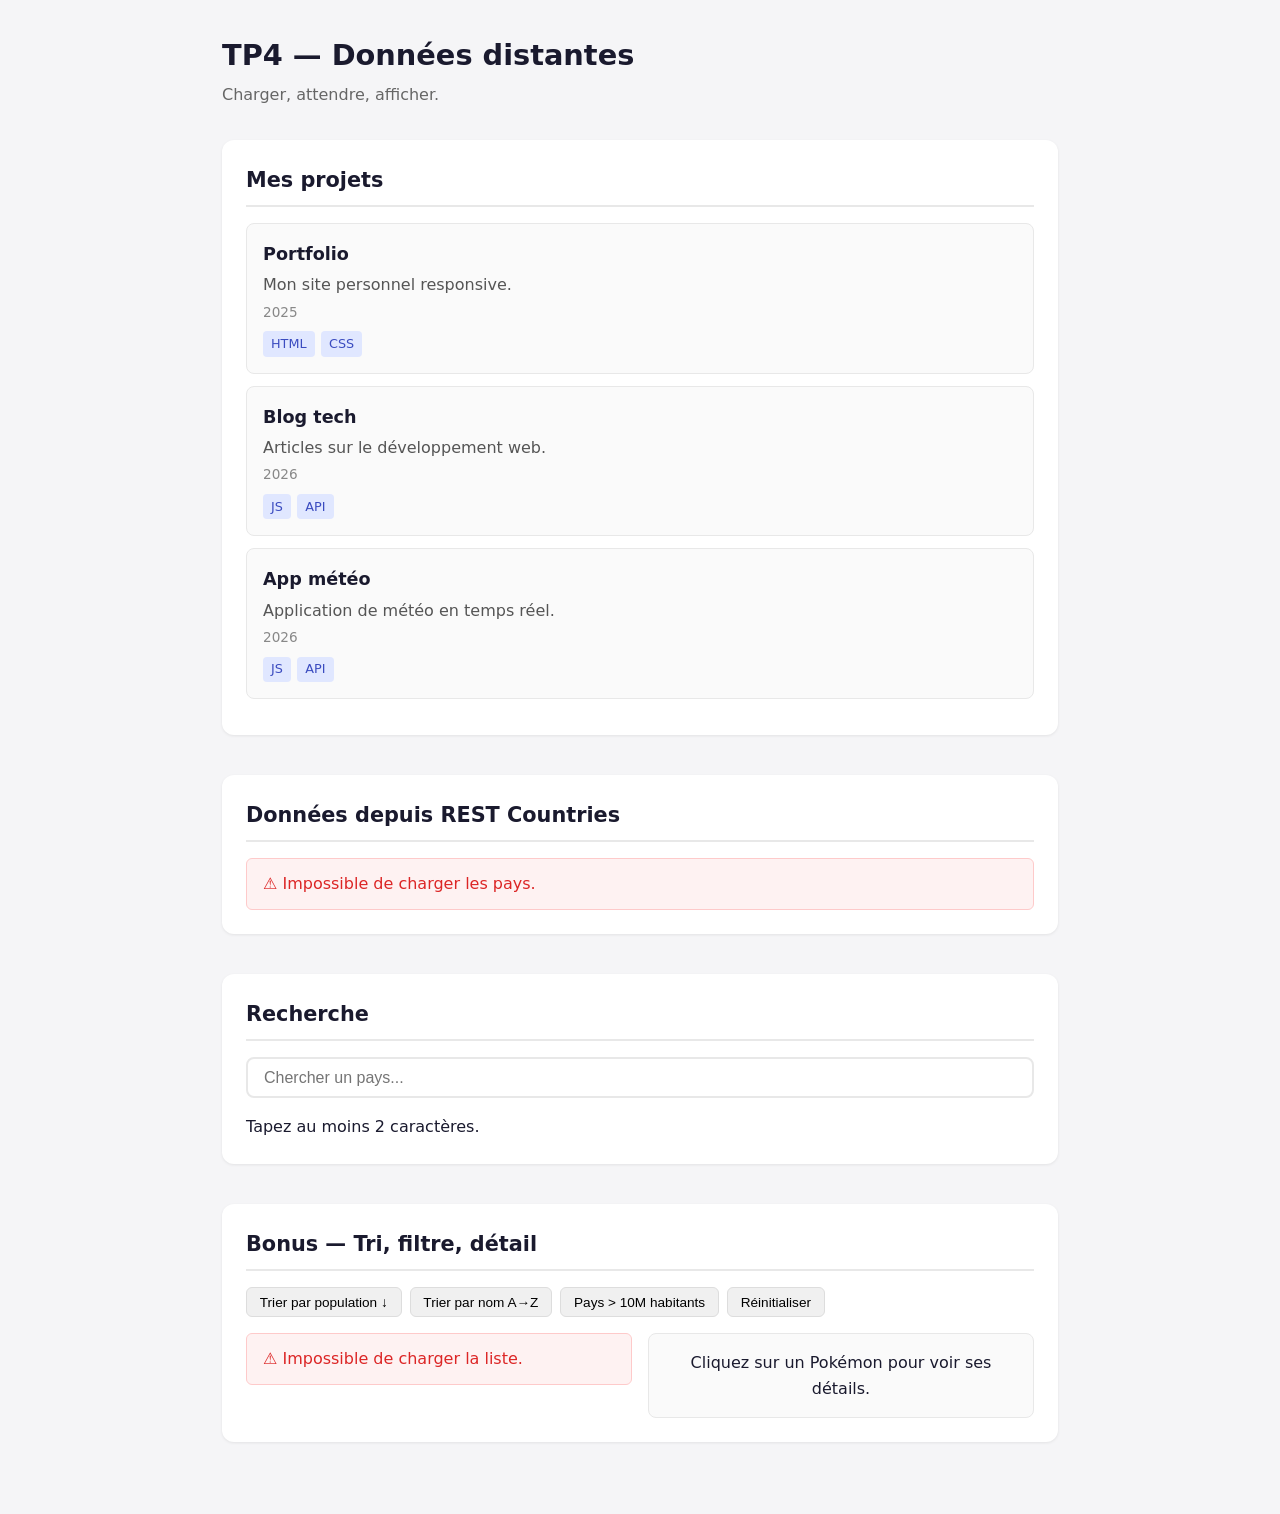
<file: TP4/index.html>
<!DOCTYPE html>
<html lang="fr">
<head>
  <meta charset="UTF-8">
  <meta name="viewport" content="width=device-width, initial-scale=1.0">
  <title>TP4 — Fetch & API</title>
  <link rel="stylesheet" href="style.css">
</head>
<body>

  <header>
    <h1>TP4 — Données distantes</h1>
    <p>Charger, attendre, afficher.</p>
  </header>

  <main>

    <section id="section-projets">
      <h2>Mes projets</h2>
      <div id="projets-liste" aria-live="polite">
        <p>Les projets s'afficheront ici.</p>
      </div>
    </section>

    <section id="section-api">
      <h2>Données depuis REST Countries</h2>
      <div id="api-liste" aria-live="polite">
        <p>Les données de l'API s'afficheront ici.</p>
      </div>
    </section>

    <section id="section-recherche">
      <h2>Recherche</h2>
      <input type="search" id="recherche" placeholder="Chercher un pays...">
      <div id="recherche-resultats" aria-live="polite">
        <p>Tapez au moins 2 caractères.</p>
      </div>
    </section>

    <section id="section-bonus">
      <h2>Bonus — Tri, filtre, détail</h2>

      <div id="controles">
        <button id="tri-pop">Trier par population ↓</button>
        <button id="tri-nom">Trier par nom A→Z</button>
        <button id="filtre-grand">Pays > 10M habitants</button>
        <button id="reinitialiser">Réinitialiser</button>
      </div>

      <div id="pokemon">
        <div id="liste-pokemon"></div>
        <div id="detail-pokemon">
          <p>Cliquez sur un Pokémon pour voir ses détails.</p>
        </div>
      </div>
    </section>

  </main>

  <script src="script.js"></script>
</body>
</html>
</file>
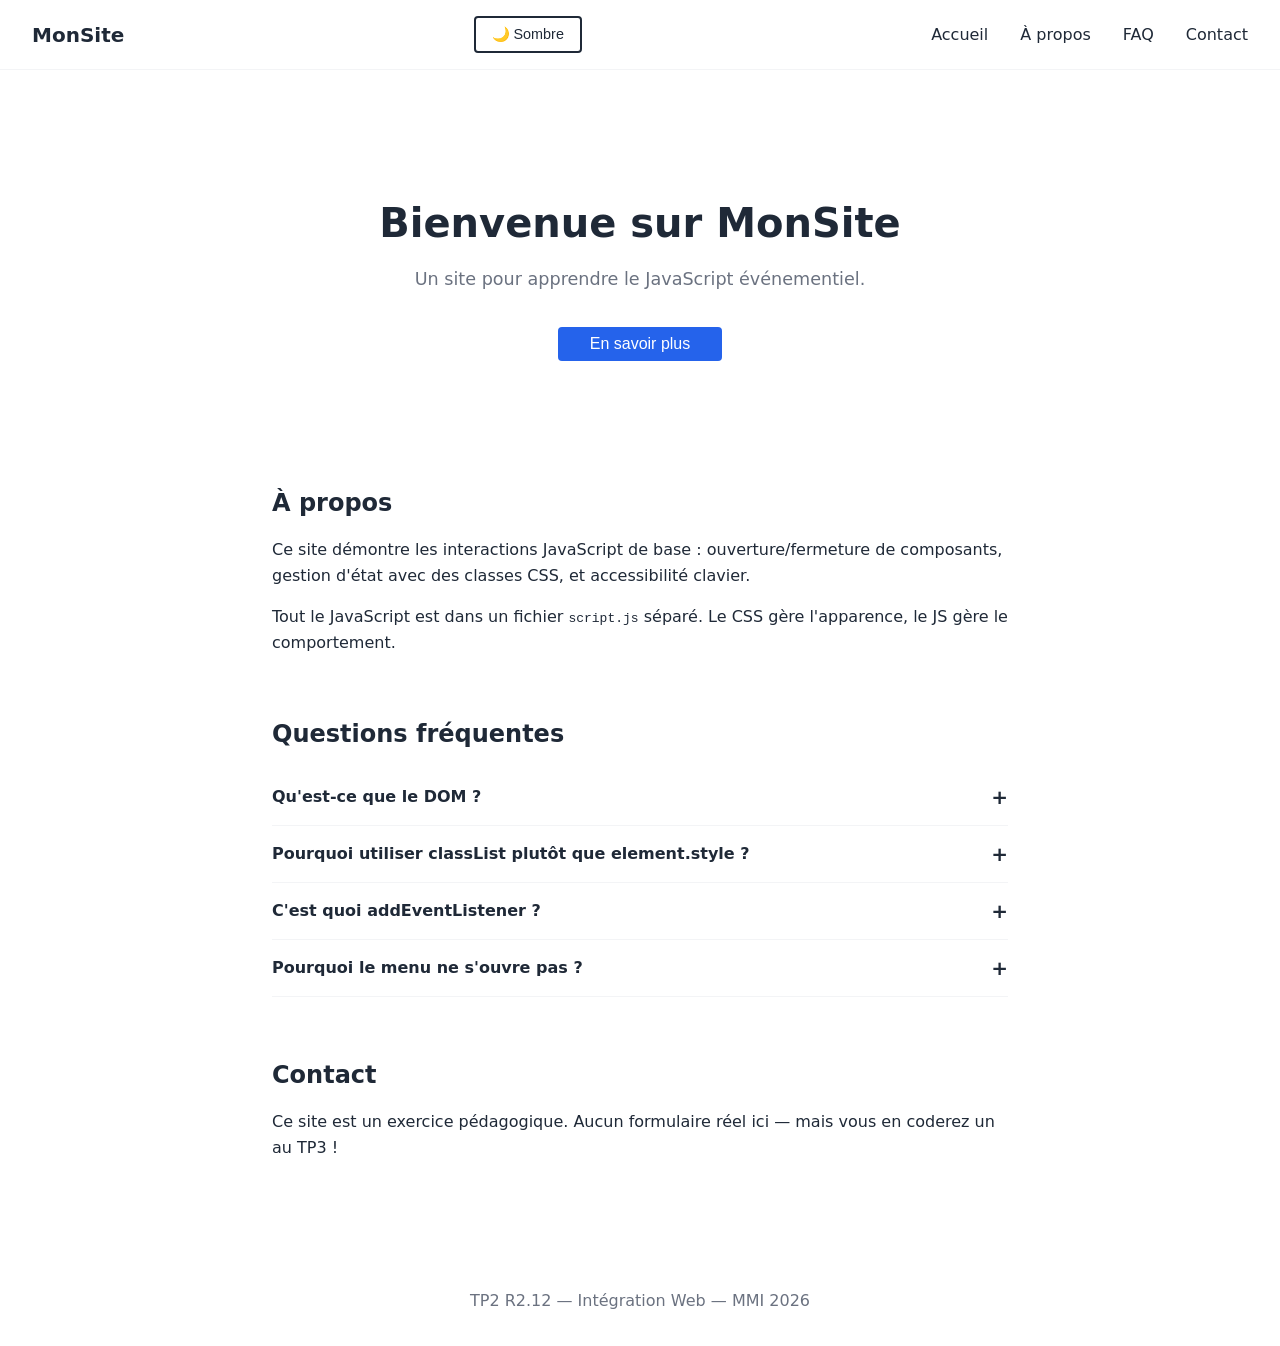
<file: TP2/TP2_HTML_depart.html>
<!DOCTYPE html>
<html lang="fr">
<head>
  <meta charset="UTF-8">
  <meta name="viewport" content="width=device-width, initial-scale=1.0">
  <title>TP2 — JavaScript événementiel</title>
  <style>
    /* ================================
       VARIABLES
       ================================ */
    :root {
      --color-primary: #2563eb;
      --color-text: #1f2937;
      --color-text-light: #6b7280;
      --color-bg: #ffffff;
      --color-bg-alt: #f3f4f6;
      --color-overlay: rgba(0, 0, 0, 0.5);
      --font-base: system-ui, -apple-system, sans-serif;
      --space-sm: 0.5rem;
      --space-md: 1rem;
      --space-lg: 2rem;
      --space-xl: 4rem;
    }

    /* ================================
       THÈME SOMBRE (bonus)
       ================================ */
    .dark {
      --color-primary: #60a5fa;
      --color-text: #e5e7eb;
      --color-text-light: #9ca3af;
      --color-bg: #111827;
      --color-bg-alt: #1f2937;
      --color-overlay: rgba(0, 0, 0, 0.7);
    }

    /* ================================
       BASE
       ================================ */
    *, *::before, *::after {
      box-sizing: border-box;
    }

    body {
      font-family: var(--font-base);
      line-height: 1.6;
      color: var(--color-text);
      background-color: var(--color-bg);
      margin: 0;
      transition: background-color 0.3s, color 0.3s;
    }

    h1, h2, h3 { line-height: 1.2; }

    a {
      color: var(--color-primary);
      text-decoration: none;
    }

    a:hover { text-decoration: underline; }

    /* ================================
       HEADER + NAVIGATION
       ================================ */
    header {
      display: flex;
      justify-content: space-between;
      align-items: center;
      padding: var(--space-md) var(--space-lg);
      border-bottom: 1px solid var(--color-bg-alt);
    }

    .logo {
      font-weight: bold;
      font-size: 1.25rem;
      color: var(--color-text);
      text-decoration: none;
    }

    .header-right {
      display: flex;
      align-items: center;
      gap: var(--space-md);
    }

    /* Bouton menu burger */
    .menu-btn {
      display: none;
      background: none;
      border: 2px solid var(--color-text);
      border-radius: 0.25rem;
      color: var(--color-text);
      font-size: 1.25rem;
      padding: var(--space-sm);
      cursor: pointer;
      line-height: 1;
    }

    /* Bouton thème */
    #theme-toggle {
      background: none;
      border: 2px solid var(--color-text);
      border-radius: 0.25rem;
      color: var(--color-text);
      padding: var(--space-sm) var(--space-md);
      cursor: pointer;
      font-size: 0.9rem;
    }

    /* Navigation */
    .menu ul {
      display: flex;
      gap: var(--space-lg);
      list-style: none;
      padding: 0;
      margin: 0;
    }

    .menu a {
      color: var(--color-text);
      font-weight: 500;
    }

    /* Mobile : menu caché par défaut */
    @media (max-width: 640px) {
      .menu-btn {
        display: block;
      }

      .menu {
        display: none;
        position: absolute;
        top: 100%;
        left: 0;
        right: 0;
        background: var(--color-bg);
        border-bottom: 1px solid var(--color-bg-alt);
        padding: var(--space-md) var(--space-lg);
        z-index: 10;
      }

      .menu.is-open {
        display: block;
      }

      .menu ul {
        flex-direction: column;
        gap: var(--space-md);
      }

      header {
        position: relative;
      }
    }

    /* ================================
       MAIN
       ================================ */
    main {
      max-width: 800px;
      margin: 0 auto;
      padding: var(--space-lg);
    }

    section {
      margin-bottom: var(--space-xl);
    }

    /* ================================
       HERO
       ================================ */
    .hero {
      text-align: center;
      padding: var(--space-xl) 0;
    }

    .hero h1 {
      font-size: 2.5rem;
      margin-bottom: var(--space-sm);
    }

    .hero p {
      color: var(--color-text-light);
      font-size: 1.1rem;
    }

    /* ================================
       BOUTON MODALE
       ================================ */
    .modal-open {
      background-color: var(--color-primary);
      color: white;
      border: none;
      padding: var(--space-sm) var(--space-lg);
      border-radius: 0.25rem;
      font-size: 1rem;
      cursor: pointer;
      margin-top: var(--space-md);
    }

    .modal-open:hover {
      opacity: 0.9;
    }

    /* ================================
       MODALE
       ================================ */
    .modal {
      display: none;
      position: fixed;
      top: 0;
      left: 0;
      width: 100%;
      height: 100%;
      background: var(--color-overlay);
      z-index: 100;
      justify-content: center;
      align-items: center;
    }

    .modal.is-visible {
      display: flex;
    }

    .modal-content {
      background: var(--color-bg);
      border-radius: 0.5rem;
      padding: var(--space-lg);
      max-width: 500px;
      width: 90%;
      position: relative;
    }

    .modal-content h2 {
      margin-top: 0;
    }

    .modal-close {
      position: absolute;
      top: var(--space-md);
      right: var(--space-md);
      background: none;
      border: none;
      font-size: 1.5rem;
      cursor: pointer;
      color: var(--color-text);
      line-height: 1;
    }

    /* ================================
       ACCORDÉON FAQ
       ================================ */
    .faq-item {
      border-bottom: 1px solid var(--color-bg-alt);
    }

    .faq-question {
      width: 100%;
      background: none;
      border: none;
      text-align: left;
      padding: var(--space-md) 0;
      font-size: 1rem;
      font-weight: 600;
      color: var(--color-text);
      cursor: pointer;
      display: flex;
      justify-content: space-between;
      align-items: center;
      font-family: var(--font-base);
    }

    .faq-question::after {
      content: '+';
      font-size: 1.25rem;
      transition: transform 0.2s;
    }

    .faq-answer {
      display: none;
      padding: 0 0 var(--space-md) 0;
      color: var(--color-text-light);
    }

    .faq-answer.is-visible {
      display: block;
    }

    /* ================================
       FOCUS VISIBLE
       ================================ */
    :focus-visible {
      outline: 2px solid var(--color-primary);
      outline-offset: 2px;
    }
  </style>
</head>
<body>

  <!-- ================================
       HEADER + NAVIGATION
       ================================ -->
  <header>
    <a href="#" class="logo">MonSite</a>
    <div class="header-right">
      <button id="theme-toggle">🌙 Sombre</button>
      <button class="menu-btn" aria-expanded="false">🍔</button>
    </div>
    <nav class="menu">
      <ul>
        <li><a href="#accueil">Accueil</a></li>
        <li><a href="#apropos">À propos</a></li>
        <li><a href="#faq">FAQ</a></li>
        <li><a href="#contact">Contact</a></li>
      </ul>
    </nav>
  </header>

  <main>

    <!-- ================================
         HERO + BOUTON MODALE
         ================================ -->
    <section id="accueil" class="hero">
      <h1>Bienvenue sur MonSite</h1>
      <p>Un site pour apprendre le JavaScript événementiel.</p>
      <button class="modal-open">En savoir plus</button>
    </section>

    <!-- ================================
         MODALE
         ================================ -->
    <div class="modal" aria-hidden="true">
      <div class="modal-content">
        <button class="modal-close">✕</button>
        <h2>À propos de ce site</h2>
        <p>Ce site est un exercice du TP2 R2.12. Il sert de support pour apprendre à manipuler le DOM avec JavaScript.</p>
        <p>Vous allez coder le menu burger, cette modale, et l'accordéon FAQ en JavaScript pur.</p>
      </div>
    </div>

    <!-- ================================
         SECTION À PROPOS
         ================================ -->
    <section id="apropos">
      <h2>À propos</h2>
      <p>Ce site démontre les interactions JavaScript de base : ouverture/fermeture de composants, gestion d'état avec des classes CSS, et accessibilité clavier.</p>
      <p>Tout le JavaScript est dans un fichier <code>script.js</code> séparé. Le CSS gère l'apparence, le JS gère le comportement.</p>
    </section>

    <!-- ================================
         ACCORDÉON FAQ
         ================================ -->
    <section id="faq">
      <h2>Questions fréquentes</h2>

      <div class="faq-item">
        <button class="faq-question">Qu'est-ce que le DOM ?</button>
        <div class="faq-answer">
          <p>Le DOM (Document Object Model) est la représentation de la page Web en mémoire. JavaScript peut le lire et le modifier pour créer des interactions.</p>
        </div>
      </div>

      <div class="faq-item">
        <button class="faq-question">Pourquoi utiliser classList plutôt que element.style ?</button>
        <div class="faq-answer">
          <p>Parce que le JavaScript gère le comportement et le CSS gère l'apparence. En utilisant classList, on garde chaque responsabilité à sa place.</p>
        </div>
      </div>

      <div class="faq-item">
        <button class="faq-question">C'est quoi addEventListener ?</button>
        <div class="faq-answer">
          <p>C'est la méthode qui permet de dire au navigateur : "quand tel événement arrive sur cet élément, exécute ce code". C'est le cœur du JavaScript événementiel.</p>
        </div>
      </div>

      <div class="faq-item">
        <button class="faq-question">Pourquoi le menu ne s'ouvre pas ?</button>
        <div class="faq-answer">
          <p>Probablement parce que le fichier script.js n'est pas encore lié, ou parce que le JavaScript n'est pas encore écrit. C'est votre mission !</p>
        </div>
      </div>
    </section>

    <!-- ================================
         CONTACT
         ================================ -->
    <section id="contact">
      <h2>Contact</h2>
      <p>Ce site est un exercice pédagogique. Aucun formulaire réel ici — mais vous en coderez un au TP3 !</p>
    </section>

  </main>

  <footer>
    <p style="text-align: center; padding: 1rem; color: var(--color-text-light);">TP2 R2.12 — Intégration Web — MMI 2026</p>
  </footer>

  <!-- ================================
       JAVASCRIPT : à vous de jouer !
       Créez un fichier script.js et liez-le ici.
       ================================ -->
<script src="script.js"></script> 

</body>
</html>
</file>
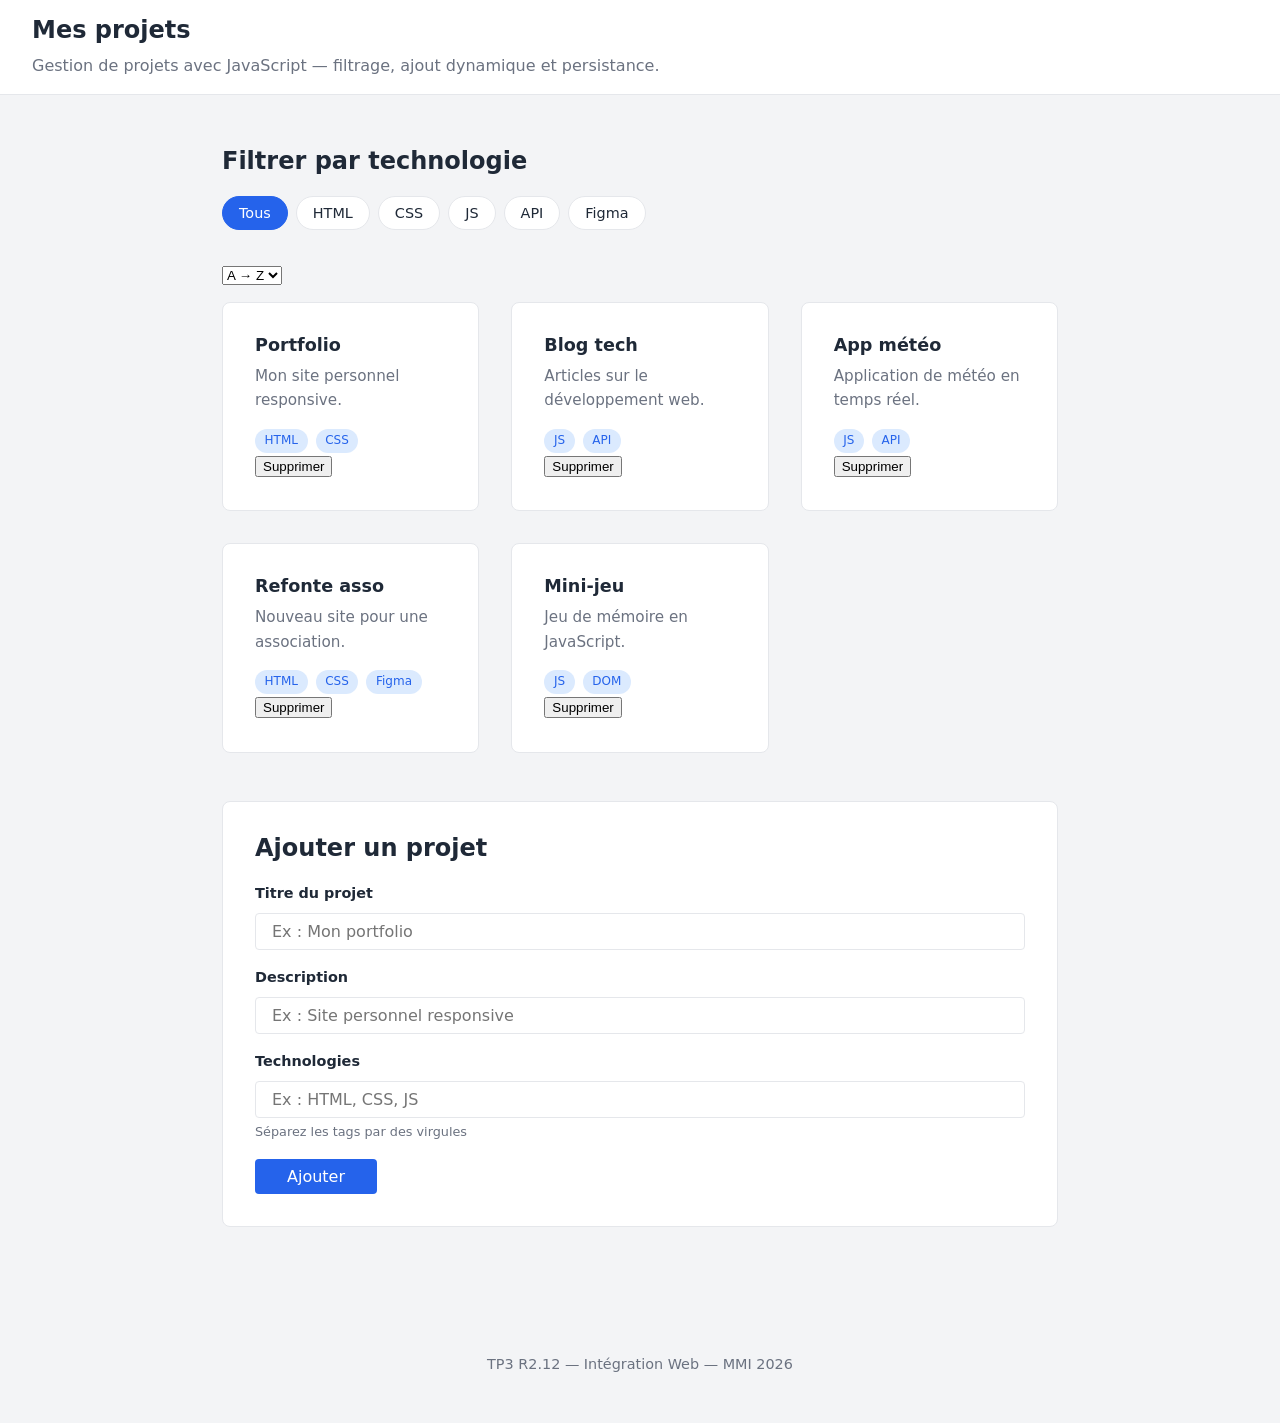
<file: TP3/TP3_HTML_depart.html>
<!DOCTYPE html>
<html lang="fr">
<head>
  <meta charset="UTF-8">
  <meta name="viewport" content="width=device-width, initial-scale=1.0">
  <title>TP3 — JavaScript + données</title>
  <style>
    /* ================================
       VARIABLES
       ================================ */
    :root {
      --color-primary: #2563eb;
      --color-primary-light: #dbeafe;
      --color-text: #1f2937;
      --color-text-light: #6b7280;
      --color-bg: #ffffff;
      --color-bg-alt: #f3f4f6;
      --color-border: #e5e7eb;
      --color-error: #dc2626;
      --color-success: #059669;
      --font-base: system-ui, -apple-system, sans-serif;
      --space-sm: 0.5rem;
      --space-md: 1rem;
      --space-lg: 2rem;
      --space-xl: 3rem;
      --radius: 0.5rem;
    }

    /* ================================
       BASE
       ================================ */
    *, *::before, *::after {
      box-sizing: border-box;
    }

    body {
      font-family: var(--font-base);
      line-height: 1.6;
      color: var(--color-text);
      background-color: var(--color-bg-alt);
      margin: 0;
    }

    h1, h2, h3 { line-height: 1.2; }

    /* ================================
       LAYOUT
       ================================ */
    header {
      background: var(--color-bg);
      border-bottom: 1px solid var(--color-border);
      padding: var(--space-md) var(--space-lg);
    }

    header h1 {
      margin: 0;
      font-size: 1.5rem;
    }

    header p {
      margin: var(--space-sm) 0 0;
      color: var(--color-text-light);
    }

    main {
      max-width: 900px;
      margin: 0 auto;
      padding: var(--space-lg);
    }

    section {
      margin-bottom: var(--space-xl);
    }

    /* ================================
       FILTRES
       ================================ */
    .filtres {
      display: flex;
      flex-wrap: wrap;
      gap: var(--space-sm);
      margin-bottom: var(--space-lg);
    }

    .filtre {
      background: var(--color-bg);
      border: 1px solid var(--color-border);
      border-radius: 2rem;
      padding: var(--space-sm) var(--space-md);
      font-size: 0.9rem;
      cursor: pointer;
      color: var(--color-text);
      font-family: var(--font-base);
      transition: background-color 0.2s, border-color 0.2s;
    }

    .filtre:hover {
      border-color: var(--color-primary);
    }

    .filtre.active {
      background-color: var(--color-primary);
      color: white;
      border-color: var(--color-primary);
    }

    /* ================================
       GRILLE DE PROJETS
       ================================ */
    #projets-liste {
      display: grid;
      grid-template-columns: repeat(auto-fit, minmax(250px, 1fr));
      gap: var(--space-lg);
      min-height: 100px;
    }

    /* Style des cartes (générées en JS) */
    .carte {
      background: var(--color-bg);
      border: 1px solid var(--color-border);
      border-radius: var(--radius);
      padding: var(--space-lg);
      transition: transform 0.2s, box-shadow 0.2s;
    }

    .carte:hover {
      transform: translateY(-2px);
      box-shadow: 0 4px 12px rgba(0, 0, 0, 0.08);
    }

    .carte h3 {
      margin: 0 0 var(--space-sm);
      font-size: 1.1rem;
    }

    .carte p {
      margin: 0 0 var(--space-md);
      color: var(--color-text-light);
      font-size: 0.95rem;
    }

    .tags {
      display: flex;
      flex-wrap: wrap;
      gap: var(--space-sm);
    }

    .tag {
      display: inline-block;
      font-size: 0.75rem;
      background: var(--color-primary-light);
      color: var(--color-primary);
      padding: 0.15rem 0.6rem;
      border-radius: 1rem;
      font-weight: 500;
    }

    /* ================================
       MESSAGES D'ÉTAT
       ================================ */
    .loading {
      text-align: center;
      color: var(--color-text-light);
      padding: var(--space-xl);
      grid-column: 1 / -1;
    }

    .error {
      text-align: center;
      color: var(--color-error);
      padding: var(--space-xl);
      grid-column: 1 / -1;
    }

    .vide {
      text-align: center;
      color: var(--color-text-light);
      padding: var(--space-xl);
      grid-column: 1 / -1;
    }

    /* ================================
       FORMULAIRE D'AJOUT
       ================================ */
    #form-ajout {
      background: var(--color-bg);
      border: 1px solid var(--color-border);
      border-radius: var(--radius);
      padding: var(--space-lg);
    }

    #form-ajout h2 {
      margin-top: 0;
    }

    .form-group {
      margin-bottom: var(--space-md);
    }

    .form-group label {
      display: block;
      font-weight: 600;
      margin-bottom: var(--space-sm);
      font-size: 0.9rem;
    }

    .form-group input {
      width: 100%;
      padding: var(--space-sm) var(--space-md);
      border: 1px solid var(--color-border);
      border-radius: 0.25rem;
      font-size: 1rem;
      font-family: var(--font-base);
      color: var(--color-text);
      background: var(--color-bg);
    }

    .form-group input:focus {
      outline: 2px solid var(--color-primary);
      outline-offset: 1px;
      border-color: var(--color-primary);
    }

    .form-group small {
      display: block;
      margin-top: 0.25rem;
      color: var(--color-text-light);
      font-size: 0.8rem;
    }

    #form-ajout button[type="submit"] {
      background-color: var(--color-primary);
      color: white;
      border: none;
      padding: var(--space-sm) var(--space-lg);
      border-radius: 0.25rem;
      font-size: 1rem;
      cursor: pointer;
      font-family: var(--font-base);
    }

    #form-ajout button[type="submit"]:hover {
      opacity: 0.9;
    }

    /* ================================
       COMPTEUR
       ================================ */
    .compteur {
      text-align: right;
      color: var(--color-text-light);
      font-size: 0.9rem;
      margin-bottom: var(--space-sm);
    }

    /* ================================
       FOOTER
       ================================ */
    footer {
      text-align: center;
      padding: var(--space-lg);
      color: var(--color-text-light);
      font-size: 0.9rem;
    }

    /* ================================
       FOCUS VISIBLE
       ================================ */
    :focus-visible {
      outline: 2px solid var(--color-primary);
      outline-offset: 2px;
    }

    /* ================================
       RESPONSIVE
       ================================ */
    @media (max-width: 600px) {
      main {
        padding: var(--space-md);
      }

      #projets-liste {
        grid-template-columns: 1fr;
      }
    }
  </style>
</head>
<body>

  <!-- ================================
       HEADER
       ================================ -->
  <header>
    <h1>Mes projets</h1>
    <p>Gestion de projets avec JavaScript — filtrage, ajout dynamique et persistance.</p>
  </header>

  <main>

    <!-- ================================
         FILTRES
         ================================ -->
    <section>
      <h2>Filtrer par technologie</h2>
      <div class="filtres">
        <button class="filtre active" data-tag="tous">Tous</button>
        <button class="filtre" data-tag="HTML">HTML</button>
        <button class="filtre" data-tag="CSS">CSS</button>
        <button class="filtre" data-tag="JS">JS</button>
        <button class="filtre" data-tag="API">API</button>
        <button class="filtre" data-tag="Figma">Figma</button>
      </div>
      <select id="tri">
        <option value="az">A → Z</option>
        <option value="za">Z → A</option>
      </select>

      <!-- Compteur de résultats -->
      <p class="compteur" aria-live="polite"></p>

      <!-- Conteneur des cartes (généré en JS) -->
      <div id="projets-liste">
        <p class="vide">Chargement des projets...</p>
      </div>
    </section>

    <!-- ================================
         FORMULAIRE D'AJOUT
         ================================ -->
    <section>
      <form id="form-ajout">
        <h2>Ajouter un projet</h2>

        <div class="form-group">
          <label for="input-titre">Titre du projet</label>
          <input type="text" id="input-titre" placeholder="Ex : Mon portfolio" required>
        </div>

        <div class="form-group">
          <label for="input-desc">Description</label>
          <input type="text" id="input-desc" placeholder="Ex : Site personnel responsive" required>
        </div>

        <div class="form-group">
          <label for="input-tags">Technologies</label>
          <input type="text" id="input-tags" placeholder="Ex : HTML, CSS, JS">
          <small>Séparez les tags par des virgules</small>
        </div>

        <button type="submit">Ajouter</button>
      </form>
    </section>

  </main>

  <footer>
    <p>TP3 R2.12 — Intégration Web — MMI 2026</p>
  </footer>

  <!-- ================================
       JAVASCRIPT : à vous de jouer !
       Créez un fichier script.js et liez-le ici.
       ================================ -->
<script src="script.js"></script>

</body>
</html>
</file>
<file: TP4/style.css>
* {
  margin: 0;
  padding: 0;
  box-sizing: border-box;
}

body {
  font-family: system-ui, -apple-system, sans-serif;
  line-height: 1.6;
  color: #1a1a2e;
  background-color: #f5f5f7;
  padding: 2rem;
  max-width: 900px;
  margin: 0 auto;
}

header { margin-bottom: 2rem; }
header h1 { font-size: 1.8rem; margin-bottom: 0.25rem; }
header p { color: #666; }

section {
  margin-bottom: 2.5rem;
  padding: 1.5rem;
  background: white;
  border-radius: 12px;
  box-shadow: 0 1px 3px rgba(0, 0, 0, 0.08);
}

section h2 {
  font-size: 1.3rem;
  margin-bottom: 1rem;
  padding-bottom: 0.5rem;
  border-bottom: 2px solid #e8e8e8;
}

.carte {
  padding: 1rem;
  margin-bottom: 0.75rem;
  background: #fafafa;
  border: 1px solid #e8e8e8;
  border-radius: 8px;
}

.carte h3 { font-size: 1.1rem; margin-bottom: 0.25rem; }
.carte p { color: #555; margin-bottom: 0.25rem; }
.carte .annee { font-size: 0.85rem; color: #888; }

.tags { display: flex; gap: 0.4rem; flex-wrap: wrap; margin-top: 0.5rem; }
.tag {
  display: inline-block;
  padding: 0.15rem 0.5rem;
  background: #e0e7ff;
  color: #3b4cc0;
  border-radius: 4px;
  font-size: 0.8rem;
  font-weight: 500;
}

.loading { color: #666; font-style: italic; padding: 1rem 0; }
.loading::before { content: '⏳ '; }

.error {
  color: #dc2626;
  background: #fef2f2;
  padding: 0.75rem 1rem;
  border-radius: 6px;
  border: 1px solid #fecaca;
}
.error::before { content: '⚠️ '; }

input[type="search"] {
  width: 100%;
  padding: 0.6rem 1rem;
  font-size: 1rem;
  border: 2px solid #e8e8e8;
  border-radius: 8px;
  margin-bottom: 1rem;
  outline: none;
  transition: border-color 0.2s;
}
input[type="search"]:focus { border-color: #3b4cc0; }

#controles { display: flex; gap: 0.5rem; flex-wrap: wrap; margin-bottom: 1rem; }
#controles button {
  padding: 0.4rem 0.8rem;
  font-size: 0.85rem;
  background: #f0f0f0;
  border: 1px solid #ddd;
  border-radius: 6px;
  cursor: pointer;
  transition: background-color 0.2s;
}
#controles button:hover { background: #e0e7ff; }

#pokemon {
  display: grid;
  grid-template-columns: 1fr 1fr;
  gap: 1rem;
  margin-top: 1rem;
}

#liste-pokemon {
  display: flex;
  flex-direction: column;
  gap: 0.3rem;
  max-height: 400px;
  overflow-y: auto;
}

#liste-pokemon button {
  text-align: left;
  padding: 0.4rem 0.6rem;
  background: #fafafa;
  border: 1px solid #e8e8e8;
  border-radius: 4px;
  cursor: pointer;
  text-transform: capitalize;
  transition: background-color 0.2s;
}
#liste-pokemon button:hover { background: #e0e7ff; }

#detail-pokemon {
  padding: 1rem;
  background: #fafafa;
  border: 1px solid #e8e8e8;
  border-radius: 8px;
  text-align: center;
}
#detail-pokemon h2 { text-transform: capitalize; border: none; padding: 0; }
#detail-pokemon img { width: 120px; height: 120px; image-rendering: pixelated; }
</file>
